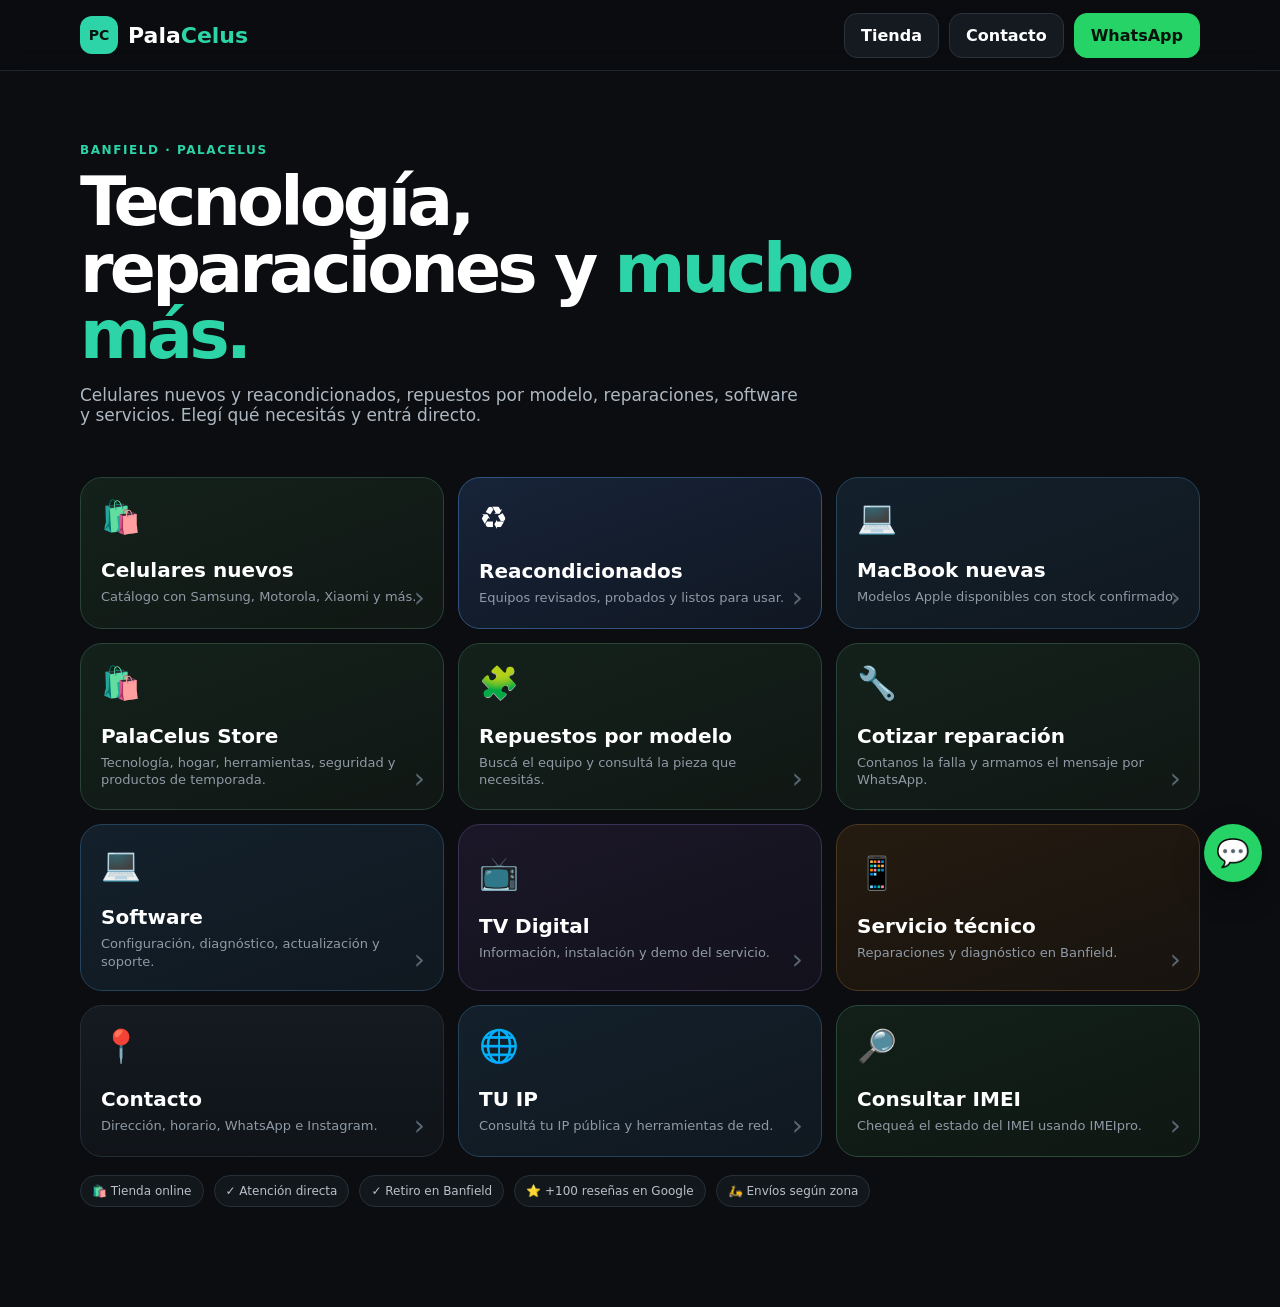
<file: index.html>
<!doctype html>
<html lang="es-AR">
<head>
  <meta charset="utf-8">
  <meta name="viewport" content="width=device-width,initial-scale=1,viewport-fit=cover">
  <meta name="theme-color" content="#0b0d10">
  <meta name="description" content="PalaCelus — celulares, tecnología, tienda, servicio técnico, repuestos, software y TV digital en Banfield.">
  <title>PalaCelus — Tecnología, servicio técnico y tienda</title>
  <link rel="manifest" href="/manifest-v2.webmanifest">
  <link rel="icon" href="/pwa-ok-192.png" type="image/png">
  <link rel="apple-touch-icon" href="/pwa-ok-192.png">
  <style>
    *{box-sizing:border-box}html{scroll-behavior:smooth}body{margin:0;background:#0b0d10;color:#fff;font-family:Inter,system-ui,-apple-system,Segoe UI,Roboto,Arial,sans-serif}a{text-decoration:none;color:inherit}button,input,select,textarea{font:inherit}.container{width:min(1120px,calc(100% - 32px));margin:auto}.topbar{position:sticky;top:0;z-index:50;background:rgba(11,13,16,.92);backdrop-filter:blur(12px);border-bottom:1px solid #20262d}.topbar-inner{height:70px;display:flex;align-items:center;gap:14px}.brand{display:flex;align-items:center;gap:10px;font-weight:900;font-size:22px}.brand-mark{width:38px;height:38px;border-radius:12px;display:grid;place-items:center;background:#2dd4a7;color:#07130f;font-size:14px}.brand span span{color:#2dd4a7}.top-actions{margin-left:auto;display:flex;gap:10px}.btn{display:inline-flex;align-items:center;justify-content:center;gap:8px;border:1px solid #2a333d;border-radius:13px;padding:12px 16px;font-weight:800;cursor:pointer;background:#151a20;color:#fff}.btn.primary{background:#2dd4a7;border-color:#2dd4a7;color:#06130f}.btn.whatsapp{background:#25d366;border-color:#25d366;color:#06130a}.btn.disabled{opacity:.55;cursor:not-allowed}.hero{padding:44px 0 24px}.eyebrow{font-size:12px;font-weight:900;letter-spacing:.13em;color:#2dd4a7;margin-bottom:12px}.hero h1{font-size:clamp(36px,7vw,68px);line-height:.98;letter-spacing:-.055em;margin:0 0 16px;max-width:850px}.hero h1 span{color:#2dd4a7}.hero p{color:#aeb8c2;font-size:17px;max-width:720px;margin:0}.quick-grid{display:grid;grid-template-columns:repeat(3,1fr);gap:14px;margin:28px 0 18px}.quick-card{position:relative;min-height:152px;padding:20px;border-radius:22px;border:1px solid #242d36;background:linear-gradient(180deg,#141a20,#101419);cursor:pointer;transition:.18s transform,.18s border-color;overflow:hidden;text-align:left;color:#fff}.quick-card:hover{transform:translateY(-2px);border-color:#3a4652}.quick-card .icon{font-size:32px;margin-bottom:22px}.quick-card h3{margin:0 0 6px;font-size:20px}.quick-card p{margin:0;color:#8f9aa6;font-size:13px;line-height:1.35}.quick-card:after{content:'›';position:absolute;right:18px;bottom:14px;font-size:28px;color:#596673}.quick-card.green{background:linear-gradient(160deg,#14211b,#101714);border-color:#274436}.quick-card.blue{background:linear-gradient(160deg,#13202b,#101820);border-color:#25435a}.quick-card.purple{background:linear-gradient(160deg,#1b1728,#13111c);border-color:#3b3155}.quick-card.orange{background:linear-gradient(160deg,#251b10,#17130f);border-color:#4d3820}.status-row{display:flex;gap:10px;flex-wrap:wrap;margin:10px 0 30px}.pill{border:1px solid #273039;background:#12171c;border-radius:999px;padding:8px 11px;font-size:12px;color:#b8c0c8}.panel{display:none;padding:28px 0 70px}.panel.active{display:block}.panel-head{display:flex;align-items:flex-end;justify-content:space-between;gap:18px;margin-bottom:22px}.panel-head h2{margin:0;font-size:clamp(30px,5vw,46px);letter-spacing:-.04em}.panel-head p{margin:7px 0 0;color:#9ba6b1}.back{background:#151a20;border:1px solid #2a333d;color:#fff;border-radius:12px;padding:10px 13px;cursor:pointer;font-weight:800}.controls{display:grid;grid-template-columns:1fr 220px;gap:12px;margin-bottom:18px}.controls input,.controls select,.form input,.form select,.form textarea{width:100%;background:#10151a;color:#fff;border:1px solid #2b353f;border-radius:13px;padding:13px 14px;outline:none}.controls input:focus,.controls select:focus,.form input:focus,.form select:focus,.form textarea:focus{border-color:#2dd4a7}.product-grid{display:grid;grid-template-columns:repeat(3,1fr);gap:14px}.product-card{background:#12171c;border:1px solid #252e37;border-radius:20px;overflow:hidden}.product-visual{height:92px;display:grid;place-items:center;background:#0f1317;font-size:36px}.product-body{padding:16px}.product-meta{display:flex;justify-content:space-between;gap:8px;font-size:11px;color:#84909c}.badge{background:#1d2822;color:#7ee2b9;border-radius:999px;padding:5px 8px}.product-card h3{margin:12px 0 5px}.product-card p{margin:0;color:#aab4be}.price{margin:14px 0;font-weight:900}.empty-state{padding:36px;text-align:center;border:1px dashed #2e3943;border-radius:18px}.hidden{display:none}.form-card,.info-card{background:#12171c;border:1px solid #252e37;border-radius:22px;padding:22px}.form{display:grid;grid-template-columns:1fr 1fr;gap:13px}.form label{display:grid;gap:7px;font-size:13px;color:#c7d0d9}.form .full{grid-column:1/-1}.form textarea{min-height:96px;resize:vertical}.form .submit{grid-column:1/-1}.service-grid{display:grid;grid-template-columns:repeat(2,1fr);gap:14px}.service-card{background:#12171c;border:1px solid #252e37;border-radius:20px;padding:20px}.service-card .icon{font-size:30px}.service-card h3{margin:12px 0 7px}.service-card p{margin:0;color:#98a3ae;line-height:1.45}.download-section{margin-top:28px;padding-top:26px;border-top:1px solid #252e37}.download-section h3{margin:0 0 6px;font-size:25px}.download-section>p{margin:0 0 14px;color:#98a3ae}.download-card{display:flex;align-items:center;justify-content:space-between;gap:18px;background:#12171c;border:1px solid #252e37;border-radius:20px;padding:18px 20px}.download-links{display:flex;flex-wrap:wrap;gap:12px;margin-top:14px}.download-links .btn{flex:1 1 200px}.download-info{display:flex;align-items:center;gap:14px}.download-icon{width:48px;height:48px;border-radius:14px;display:grid;place-items:center;background:#151f26;font-size:25px}.download-card h4{margin:0 0 5px;font-size:18px}.download-card p{margin:0;color:#8f9aa6;font-size:13px}.apps-section{margin-top:28px;padding-top:26px;border-top:1px solid #252e37}.apps-section h3{margin:0 0 6px;font-size:25px}.apps-section>p{margin:0 0 18px;color:#98a3ae;line-height:1.45}.app-group{margin-top:22px}.app-group-head{display:flex;align-items:center;justify-content:space-between;gap:10px;margin-bottom:10px}.app-group-head h4{margin:0;font-size:17px}.app-group-head span{font-size:11px;color:#76828e}.app-grid{display:grid;grid-template-columns:repeat(4,1fr);gap:10px}.app-card{min-height:116px;background:#11171c;border:1px solid #26313a;border-radius:17px;padding:15px;display:flex;flex-direction:column;justify-content:space-between;gap:13px;transition:.18s transform,.18s border-color}.app-card:hover{transform:translateY(-2px);border-color:#3b4b58}.app-card-top{display:flex;align-items:center;gap:10px}.app-icon{width:40px;height:40px;border-radius:12px;background:#182129;display:grid;place-items:center;font-size:21px;flex:0 0 auto}.app-card strong{font-size:14px;line-height:1.2}.app-card small{display:block;color:#7f8b96;font-size:11px;margin-top:3px}.app-action{font-size:11px;font-weight:900;color:#2dd4a7;letter-spacing:.04em}.app-note{margin-top:14px;background:#0f151a;border:1px solid #24303a;border-radius:14px;padding:12px 14px;color:#8996a2;font-size:12px;line-height:1.45}.tv-wrap{display:grid;grid-template-columns:1.1fr .9fr;gap:16px}.price-big{font-size:42px;font-weight:900;margin:12px 0}.code-box{background:#0e1216;border:1px solid #2a333d;border-radius:16px;padding:16px;margin-top:14px}.code-box strong{font-size:28px}.contact-grid{display:grid;grid-template-columns:repeat(3,1fr);gap:14px}.contact-card{background:#12171c;border:1px solid #252e37;border-radius:20px;padding:20px}.contact-card h3{margin:8px 0}.contact-card p{margin:0;color:#9ba6b1}.bottom-nav{display:none}.wa-float{position:fixed;right:18px;bottom:18px;width:58px;height:58px;border-radius:50%;display:grid;place-items:center;background:#25d366;color:#06130a;font-size:27px;box-shadow:0 12px 30px rgba(0,0,0,.35);z-index:60}
    @media(max-width:820px){.quick-grid{grid-template-columns:repeat(2,1fr)}.product-grid{grid-template-columns:repeat(2,1fr)}.app-grid{grid-template-columns:repeat(3,1fr)}.tv-wrap,.contact-grid{grid-template-columns:1fr}.top-actions .btn:not(.whatsapp){display:none}.panel{padding-bottom:100px}.bottom-nav{display:grid;position:fixed;left:10px;right:10px;bottom:10px;z-index:55;grid-template-columns:repeat(4,1fr);gap:6px;background:rgba(15,19,23,.95);backdrop-filter:blur(12px);border:1px solid #26313a;border-radius:18px;padding:7px}.bottom-nav button{border:0;background:transparent;color:#b7c0c8;border-radius:12px;padding:9px 5px;font-size:11px;font-weight:800}.bottom-nav button span{display:block;font-size:20px;margin-bottom:3px}.wa-float{bottom:86px}}
    @media(max-width:560px){.container{width:min(100% - 22px,1120px)}.hero{padding-top:30px}.hero h1{font-size:40px}.quick-grid{grid-template-columns:1fr 1fr;gap:10px}.quick-card{min-height:138px;padding:16px}.quick-card .icon{margin-bottom:16px}.quick-card h3{font-size:17px}.controls{grid-template-columns:1fr}.product-grid,.service-grid{grid-template-columns:1fr}.app-grid{grid-template-columns:1fr 1fr}.form{grid-template-columns:1fr}.form .full,.form .submit{grid-column:1}.panel-head{align-items:flex-start;flex-direction:column}.topbar-inner{height:64px}.top-actions .whatsapp{padding:10px 12px}.download-card{align-items:stretch;flex-direction:column}.download-card .btn{width:100%}.app-card{min-height:108px;padding:13px}.app-icon{width:36px;height:36px;font-size:19px}}
  </style>
</head>
<body>
  <header class="topbar"><div class="container topbar-inner"><a class="brand" href="#" data-go="home"><span class="brand-mark">PC</span><span>Pala<span>Celus</span></span></a><div class="top-actions"><a class="btn" href="/store.html?v=1">Tienda</a><button class="btn" data-go="contacto">Contacto</button><a class="btn whatsapp" href="https://wa.me/5491164676844?text=Hola%20PalaCelus%2C%20quiero%20hacer%20una%20consulta" target="_blank" rel="noopener">WhatsApp</a></div></div></header>

  <main>
    <section id="home" class="panel active"><div class="container">
      <div class="hero"><div class="eyebrow">BANFIELD · PALACELUS</div><h1>Tecnología, reparaciones y <span>mucho más.</span></h1><p>Celulares nuevos, tienda, repuestos, reparaciones, software y servicios. Elegí qué necesitás y entrá directo.</p></div>
      <div class="quick-grid">
        <a class="quick-card green" href="/store.html?v=1"><div class="icon">🛍️</div><h3>PalaCelus Store</h3><p>Tecnología, hogar, herramientas, seguridad y productos de temporada.</p></a>
        <button class="quick-card green" data-go="repuestos"><div class="icon">🧩</div><h3>Repuestos</h3><p>Buscá por marca, modelo o tipo de repuesto.</p></button>
        <button class="quick-card green" data-go="cotizar"><div class="icon">🔧</div><h3>Cotizar reparación</h3><p>Contanos la falla y armamos el mensaje por WhatsApp.</p></button>
        <button class="quick-card blue" data-go="software"><div class="icon">💻</div><h3>Software</h3><p>Configuración, diagnóstico, actualización y soporte.</p></button>
        <button class="quick-card purple" data-go="tv"><div class="icon">📺</div><h3>TV Digital</h3><p>Información, instalación y demo del servicio.</p></button>
        <button class="quick-card orange" data-go="servicios"><div class="icon">📱</div><h3>Servicio técnico</h3><p>Reparaciones y diagnóstico en Banfield.</p></button>
        <button class="quick-card" data-go="contacto"><div class="icon">📍</div><h3>Contacto</h3><p>Dirección, horario, WhatsApp e Instagram.</p></button>
        <button class="quick-card blue" data-go="tu-ip"><div class="icon">🌐</div><h3>TU IP</h3><p>Consultá tu IP pública y herramientas de red.</p></button>
      </div>
      <div class="status-row"><span class="pill">🛍️ Tienda online</span><span class="pill">✓ Atención directa</span><span class="pill">✓ Retiro en Banfield</span><span class="pill">⭐ +100 reseñas en Google</span><span class="pill">🛵 Envíos según zona</span></div>
    </div></section>

    <section id="repuestos" class="panel"><div class="container"><div class="panel-head"><div><div class="eyebrow">CATÁLOGO</div><h2>Repuestos</h2><p>Buscá por marca, modelo o repuesto.</p></div><button class="back" data-go="home">← Inicio</button></div><div class="controls"><input id="searchInput" type="search" placeholder="Ej: A32, iPhone 11, cámara, batería..."><select id="brandFilter"><option value="all">Todas las marcas</option><option>Samsung</option><option>Apple</option><option>Motorola</option><option>Xiaomi</option></select></div><div id="productGrid" class="product-grid"></div><div id="emptyState" class="empty-state hidden"><h3>No encontramos coincidencias</h3><p>Escribinos y te confirmamos disponibilidad.</p><a class="btn primary" href="https://wa.me/5491164676844?text=Hola%20PalaCelus%2C%20busco%20un%20repuesto" target="_blank" rel="noopener">Consultar por WhatsApp</a></div></div></section>

    <section id="cotizar" class="panel"><div class="container"><div class="panel-head"><div><div class="eyebrow">COTIZACIÓN</div><h2>Cotizá tu reparación</h2><p>Completá los datos y te abrimos WhatsApp con el mensaje listo.</p></div><button class="back" data-go="home">← Inicio</button></div><div class="form-card"><form id="repairQuoteForm" class="form"><label>Marca<select id="repairBrand" required><option value="">Elegí una marca</option><option>Apple / iPhone</option><option>Samsung</option><option>Motorola</option><option>Xiaomi</option><option>Redmi</option><option>POCO</option><option>Huawei</option><option>Honor</option><option>Realme</option><option>OPPO</option><option>OnePlus</option><option>Google Pixel</option><option>TCL</option><option>ZTE</option><option>Nokia</option><option>Alcatel</option><option>Vivo</option><option>Tecno</option><option>Infinix</option><option>OTRO</option></select></label><label>Modelo<input id="repairModel" required placeholder="Ej: A54, iPhone 13, G54..."></label><label class="full">Problema<select id="repairIssue" required><option value="">Elegí una opción</option><option>Pantalla / módulo roto</option><option>No da imagen / táctil no responde</option><option>Batería dura poco</option><option>No carga / pin de carga</option><option>No enciende</option><option>Cámara</option><option>Audio / micrófono / parlante</option><option>Se mojó</option><option>Software / sistema</option><option>No sé / Necesito diagnóstico</option><option>Otro</option></select></label><label class="full">Detalle<textarea id="repairDetail" placeholder="Contanos algo más si querés..."></textarea></label><button class="btn primary submit" type="submit">Enviar consulta por WhatsApp</button></form></div></div></section>

    <section id="software" class="panel"><div class="container"><div class="panel-head"><div><div class="eyebrow">SOFTWARE</div><h2>Servicios de software</h2><p>Configuración y asistencia técnica sobre equipos propios.</p></div><button class="back" data-go="home">← Inicio</button></div><div class="service-grid"><div class="service-card"><div class="icon">🔄</div><h3>Restauración y sistema</h3><p>Reinstalación, puesta a punto y recuperación del sistema cuando corresponde.</p></div><div class="service-card"><div class="icon">⬆️</div><h3>Actualización y configuración</h3><p>Actualizaciones, cuentas, copias y configuración inicial.</p></div><div class="service-card"><div class="icon">🔁</div><h3>Migración de datos</h3><p>Pasaje de información entre equipos compatibles.</p></div><div class="service-card"><div class="icon">🧪</div><h3>Diagnóstico</h3><p>Revisión de fallas de software y comportamiento general.</p></div></div>

      <div class="apps-section">
        <div class="eyebrow">HERRAMIENTAS ANDROID</div>
        <h3>Aplicaciones y accesos directos</h3>
        <p>Atajos propios de PalaCelus para abrir funciones del teléfono o ir directo a aplicaciones útiles, sin pasar por páginas de terceros.</p>

        <div class="app-group">
          <div class="app-group-head"><h4>Generales</h4><span>Android</span></div>
          <div class="app-grid">
            <a class="app-card" href="intent://#Intent;action=android.settings.SETTINGS;end"><div class="app-card-top"><div class="app-icon">⚙️</div><div><strong>Ajustes</strong><small>Configuración del sistema</small></div></div><div class="app-action">ABRIR →</div></a>
            <a class="app-card" href="tel:"><div class="app-card-top"><div class="app-icon">📞</div><div><strong>Teléfono</strong><small>Abrir marcador</small></div></div><div class="app-action">ABRIR →</div></a>
            <a class="app-card" href="intent://#Intent;action=android.settings.ACCESSIBILITY_SETTINGS;end"><div class="app-card-top"><div class="app-icon">♿</div><div><strong>Accesibilidad</strong><small>Ajustes de accesibilidad</small></div></div><div class="app-action">ABRIR →</div></a>
            <a class="app-card" href="intent://#Intent;action=android.settings.SECURITY_SETTINGS;end"><div class="app-card-top"><div class="app-icon">🔐</div><div><strong>Seguridad</strong><small>Bloqueo y seguridad</small></div></div><div class="app-action">ABRIR →</div></a>
            <a class="app-card" href="intent://www.google.com/#Intent;scheme=https;package=com.google.android.googlequicksearchbox;S.browser_fallback_url=https%3A%2F%2Fwww.google.com%2F;end"><div class="app-card-top"><div class="app-icon">G</div><div><strong>Google</strong><small>App de Google</small></div></div><div class="app-action">ABRIR →</div></a>
            <a class="app-card" href="intent://maps.google.com/#Intent;scheme=https;package=com.google.android.apps.maps;S.browser_fallback_url=https%3A%2F%2Fmaps.google.com%2F;end"><div class="app-card-top"><div class="app-icon">🗺️</div><div><strong>Maps</strong><small>Google Maps</small></div></div><div class="app-action">ABRIR →</div></a>
            <a class="app-card" href="https://play.google.com/store/apps" target="_blank" rel="noopener noreferrer"><div class="app-card-top"><div class="app-icon">▶️</div><div><strong>Play Store</strong><small>Aplicaciones Android</small></div></div><div class="app-action">ABRIR →</div></a>
            <a class="app-card" href="https://play.google.com/store/apps/details?id=de.szalkowski.activitylauncher" target="_blank" rel="noopener noreferrer"><div class="app-card-top"><div class="app-icon">🚀</div><div><strong>Activity Launcher</strong><small>Google Play</small></div></div><div class="app-action">VER APP →</div></a>
          </div>
        </div>

        <div class="app-group">
          <div class="app-group-head"><h4>Samsung</h4><span>Galaxy</span></div>
          <div class="app-grid">
            <a class="app-card" href="samsungapps://MainPage/"><div class="app-card-top"><div class="app-icon">🛍️</div><div><strong>Galaxy Store</strong><small>Tienda Samsung</small></div></div><div class="app-action">ABRIR →</div></a>
            <a class="app-card" href="intent://#Intent;package=com.sec.android.app.myfiles;end"><div class="app-card-top"><div class="app-icon">📁</div><div><strong>Mis Archivos</strong><small>Administrador de archivos</small></div></div><div class="app-action">ABRIR →</div></a>
            <a class="app-card" href="https://play.google.com/store/apps/details?id=com.samsung.android.voc" target="_blank" rel="noopener noreferrer"><div class="app-card-top"><div class="app-icon">S</div><div><strong>Samsung Members</strong><small>Soporte Samsung</small></div></div><div class="app-action">VER APP →</div></a>
          </div>
        </div>

        <div class="app-group">
          <div class="app-group-head"><h4>Xiaomi</h4><span>MIUI / HyperOS</span></div>
          <div class="app-grid">
            <a class="app-card" href="https://play.google.com/store/apps/details?id=com.xiaomi.midrop" target="_blank" rel="noopener noreferrer"><div class="app-card-top"><div class="app-icon">🟠</div><div><strong>ShareMe</strong><small>Transferencia de archivos</small></div></div><div class="app-action">VER APP →</div></a>
            <a class="app-card" href="intent://#Intent;package=com.xiaomi.mipicks;end"><div class="app-card-top"><div class="app-icon">🛒</div><div><strong>GetApps</strong><small>Tienda Xiaomi</small></div></div><div class="app-action">ABRIR →</div></a>
            <a class="app-card" href="intent://#Intent;package=com.miui.securitycenter;end"><div class="app-card-top"><div class="app-icon">🛡️</div><div><strong>Seguridad Xiaomi</strong><small>Centro de seguridad</small></div></div><div class="app-action">ABRIR →</div></a>
          </div>
        </div>

        <div class="app-group">
          <div class="app-group-head"><h4>Motorola</h4><span>Moto</span></div>
          <div class="app-grid">
            <a class="app-card" href="https://play.google.com/store/apps/details?id=com.motorola.moto" target="_blank" rel="noopener noreferrer"><div class="app-card-top"><div class="app-icon">Ⓜ️</div><div><strong>Moto</strong><small>Funciones Motorola</small></div></div><div class="app-action">VER APP →</div></a>
            <a class="app-card" href="https://play.google.com/store/apps/details?id=com.motorola.securityhub" target="_blank" rel="noopener noreferrer"><div class="app-card-top"><div class="app-icon">🔒</div><div><strong>Moto Secure</strong><small>Seguridad y privacidad</small></div></div><div class="app-action">VER APP →</div></a>
            <a class="app-card" href="https://www.motorola.com/es/es/motoverse/hello-you" target="_blank" rel="noopener noreferrer"><div class="app-card-top"><div class="app-icon">👋</div><div><strong>Hello You</strong><small>Soporte Motorola</small></div></div><div class="app-action">ABRIR →</div></a>
          </div>
        </div>

        <div class="app-note">📱 Los accesos directos funcionan mejor desde Chrome en Android. Algunos menús o aplicaciones pueden variar según marca, modelo y versión del sistema.</div>
      </div>

      <div class="download-section"><div class="eyebrow">HERRAMIENTAS</div><h3>Centro de Descargas</h3><p>Archivos y utilidades de PalaCelus para tenerlos siempre a mano.</p><div class="download-card"><div class="download-info"><div class="download-icon">🗂️</div><div><h4>PalaCelus Remotos</h4><p>Paquete de herramientas de acceso remoto · RAR · 34,1 MB</p></div></div><a class="btn primary" href="https://github.com/palacelus/palacelus-web/releases/download/remotos-v1/PalaCelus-Remotos.rar" download="PalaCelus-Remotos.rar">⬇ Descargar RAR</a></div><div class="download-card" style="margin-top:12px"><div class="download-info"><div class="download-icon">🛠️</div><div><h4>METAMODE</h4><p>Guerra Meta 2.0.4 · Herramienta técnica · RAR · 2,2 MB</p></div></div><a class="btn disabled" id="metamodeDownload" aria-disabled="true" tabindex="-1">⏳ Pendiente de publicación</a></div><script>(async function(){const button=document.getElementById('metamodeDownload');if(!button)return;try{const response=await fetch('https://api.github.com/repos/palacelus/palacelus-web/releases/tags/metamode-v1');if(!response.ok)return;const release=await response.json();const asset=(release.assets||[]).find(a=>a.name==='METAMODE.rar'&&a.state==='uploaded');if(!asset)return;button.href=asset.browser_download_url;button.setAttribute('download','METAMODE.rar');button.classList.remove('disabled');button.removeAttribute('aria-disabled');button.removeAttribute('tabindex');button.textContent='⬇ Descargar METAMODE';}catch(e){}})();</script><div class="download-links" aria-label="Descargas y herramientas externas"><a class="btn" href="https://androidfilehost.com/?fid=4349826312261725872" target="_blank" rel="noopener noreferrer">REDIRECTOR 1.9.7 ↗</a><a class="btn" href="https://www.incentivespro.com/downloads/usb-redirector-customer-module.exe" target="_blank" rel="noopener noreferrer">REDIRECTOR 2.5 ↗</a></div></div><div style="margin-top:16px"><a class="btn primary" href="https://wa.me/5491164676844?text=Hola%20PalaCelus%2C%20quiero%20consultar%20por%20un%20servicio%20de%20software" target="_blank" rel="noopener">Consultar por WhatsApp</a></div></div></section>

    <section id="tv" class="panel"><div class="container"><div class="panel-head"><div><div class="eyebrow">PALACELUS TV</div><h2>TV Digital</h2><p>Información, instalación y demo del servicio.</p></div><button class="back" data-go="home">← Inicio</button></div><div class="tv-wrap"><div class="info-card"><h3>📺 PalaCelus TV</h3><p style="color:#9ba6b1">Consultanos por disponibilidad, dispositivos compatibles y condiciones del servicio.</p><div class="price-big">$9.999,99 <small style="font-size:14px;color:#8e99a4">/ mes</small></div><div class="code-box" style="border-color:#f59e0b;background:#291b0a"><small style="color:#fbbf24">Código Downloader</small><br><strong>6590043</strong><div style="margin-top:12px"><a class="btn" style="background:#f59e0b;border-color:#f59e0b;color:#1c1204" href="https://aftv.news/6590043" target="_blank" rel="noopener noreferrer">📥 Abrir descarga ↗</a></div></div></div><div class="form-card"><h3>Pedí una demo</h3><form id="tvDemoForm" class="form" style="margin-top:14px"><label class="full">Nombre<input id="tvName" required placeholder="Tu nombre"></label><label class="full">Dispositivo<select id="tvDevice" required><option value="">Elegí una opción</option><option>Android TV / TV Box</option><option>Smart TV</option><option>Celular / Tablet</option><option>Otro</option></select></label><button class="btn primary submit" type="submit">Pedir demo por WhatsApp</button></form></div></div></div></section>

    <section id="servicios" class="panel"><div class="container"><div class="panel-head"><div><div class="eyebrow">SERVICIO TÉCNICO</div><h2>Reparación de celulares</h2><p>Diagnóstico y reparación en Banfield.</p></div><button class="back" data-go="home">← Inicio</button></div><div class="service-grid"><div class="service-card"><div class="icon">🖥️</div><h3>Pantallas y módulos</h3><p>Cambio de módulo y revisión de fallas de imagen o táctil.</p></div><div class="service-card"><div class="icon">🔋</div><h3>Baterías</h3><p>Diagnóstico de autonomía, carga y reemplazo cuando corresponde.</p></div><div class="service-card"><div class="icon">🔌</div><h3>Carga y conectores</h3><p>Revisión de pin de carga, conectores y problemas de alimentación.</p></div><div class="service-card"><div class="icon">🔬</div><h3>Diagnóstico</h3><p>Revisión general para identificar la falla antes de presupuestar.</p></div></div><div style="margin-top:16px"><button class="btn primary" data-go="cotizar">Cotizar reparación</button></div></div></section>

    <section id="contacto" class="panel"><div class="container"><div class="panel-head"><div><div class="eyebrow">CONTACTO</div><h2>Hablemos</h2><p>Atención directa en Banfield.</p></div><button class="back" data-go="home">← Inicio</button></div><div class="contact-grid"><div class="contact-card"><div>📍</div><h3>Dirección</h3><p>Solar 35, entre Lynch y Capitán Rojas, Banfield.</p></div><div class="contact-card"><div>🕒</div><h3>Horario</h3><p>Lunes a viernes de 10:00 a 18:00.</p></div><div class="contact-card"><div>💬</div><h3>WhatsApp</h3><p>11 6467 6844<br>Instagram: @PalaCelus</p></div></div><div style="display:flex;gap:10px;flex-wrap:wrap;margin-top:16px"><a class="btn whatsapp" href="https://wa.me/5491164676844?text=Hola%20PalaCelus%2C%20quiero%20hacer%20una%20consulta" target="_blank" rel="noopener">Abrir WhatsApp</a><a class="btn" href="https://share.google/cJlCov9rjp5xGGMMA" target="_blank" rel="noopener">⭐ Ver reseñas en Google</a></div></div></section>
    <section id="tu-ip" class="panel"><div class="container"><div class="panel-head"><div><div class="eyebrow">HERRAMIENTAS DE RED</div><h2>TU IP</h2><p>Consultá tu IP pública mediante ping.eu, dentro de PalaCelus.</p></div><button class="back" data-go="home">← Inicio</button></div><div style="background:#fff;border:1px solid #2b353f;border-radius:20px;overflow:hidden"><iframe src="https://ping.eu/" title="Tu IP pública y herramientas de red de ping.eu" loading="lazy" referrerpolicy="no-referrer" style="display:block;width:100%;height:780px;border:0;background:#fff"></iframe></div><p style="color:#9ba6b1;font-size:13px">Servicio externo: ping.eu. Si no carga, <a href="https://ping.eu/" target="_blank" rel="noopener noreferrer" style="color:#2dd4a7;text-decoration:underline">abrilo en otra pestaña</a>.</p></div></section>
  </main>

  <nav class="bottom-nav"><button data-go="home"><span>⌂</span>Inicio</button><button data-go="repuestos"><span>🧩</span>Repuestos</button><button data-go="cotizar"><span>🔧</span>Cotizar</button><button data-go="contacto"><span>💬</span>Contacto</button></nav>
  <a class="wa-float" href="https://wa.me/5491164676844?text=Hola%20PalaCelus%2C%20quiero%20hacer%20una%20consulta" target="_blank" rel="noopener" aria-label="WhatsApp">💬</a>
  <script src="/script.js?v=20"></script>
  <script>
    (()=>{
      const card=document.getElementById('frp-xiaomi-feature');
      if(!card)return;

      const style=document.createElement('style');
      style.textContent=`
        #frp-xiaomi-feature{border-color:#6a3719!important;background:radial-gradient(circle at 100% 0,rgba(249,115,22,.18),transparent 38%),linear-gradient(145deg,#1b140f,#111315 64%)!important}
        #frp-xiaomi-feature:after{content:'FRP'!important;font-size:110px!important;color:rgba(249,115,22,.06)!important;right:-10px!important}
        #frp-xiaomi-feature .frp-xiaomi-logo{background:#f97316!important;color:#fff!important;font-size:13px!important}
        #frp-xiaomi-feature .frp-xiaomi-actions{display:grid!important;grid-template-columns:repeat(2,minmax(0,1fr));gap:10px!important;align-items:stretch!important}
        #frp-xiaomi-feature .frp-xiaomi-actions .btn{width:100%;min-height:54px;padding:13px 10px;font-size:13px;letter-spacing:.01em;border-radius:14px!important;color:#fff!important;box-shadow:0 10px 26px rgba(0,0,0,.18)}
        #frp-xiaomi-feature .frp-xiaomi-note{grid-column:1/-1;text-align:center;margin-top:1px}
        #frp-xiaomi-feature .frp-xiaomi-btn{background:linear-gradient(135deg,#f97316,#dd6b12)!important;border-color:#fb923c!important}
        #frp-zte-btn{background:linear-gradient(135deg,#ef4444,#991b1b)!important;border-color:#f87171!important}
        #frp-samsung-btn{background:linear-gradient(135deg,#1e5eff,#153fb4)!important;border-color:#4b80ff!important}
        #frp-motorola-btn{background:linear-gradient(135deg,#2c3138,#12161c)!important;border-color:#434b55!important}
        #frp-iphone-btn{grid-column:1/-1;background:linear-gradient(135deg,#1f2937,#090d12)!important;border-color:#64748b!important;color:#f8fafc!important;box-shadow:0 10px 28px rgba(0,0,0,.38),inset 0 1px 0 rgba(255,255,255,.08)!important;font-size:14px!important;letter-spacing:.02em!important}
        #frp-xiaomi-feature .frp-xiaomi-actions .btn:hover{filter:brightness(1.07);transform:translateY(-1px)}
        @media(max-width:390px){#frp-xiaomi-feature .frp-xiaomi-actions{grid-template-columns:1fr!important}#frp-iphone-btn{grid-column:1!important}}
      `;
      document.head.appendChild(style);

      const title=card.querySelector('.frp-xiaomi-top h3');
      const logo=card.querySelector('.frp-xiaomi-logo');
      const text=card.querySelector('p');
      const pills=card.querySelector('.frp-xiaomi-pills');
      const actions=card.querySelector('.frp-xiaomi-actions');
      const xiaomi=card.querySelector('.frp-xiaomi-btn');
      const note=card.querySelector('.frp-xiaomi-note');

      if(title)title.textContent='FRP MULTIMARCA';
      if(logo)logo.textContent='FRP';
      if(text)text.innerHTML='¿Tenés un equipo con bloqueo FRP? Consultanos la <strong>marca, modelo y versión de Android</strong> y te confirmamos compatibilidad, valor y modalidad antes de comenzar.';
      if(pills)pills.innerHTML='<span>⚡ Atención remota</span><span>📱 Xiaomi · ZTE · Samsung · Motorola · iPhone</span><span>💬 Respuesta por WhatsApp</span>';
      if(!actions||!xiaomi)return;

      xiaomi.textContent='🟠 FRP XIAOMI';

      const makeBtn=(id,label,href)=>{
        let btn=document.getElementById(id);
        if(!btn){
          btn=document.createElement('a');
          btn.id=id;
          btn.className='btn';
          actions.insertBefore(btn,note||null);
        }
        btn.href=href;
        btn.target='_blank';
        btn.rel='noopener';
        btn.textContent=label;
        return btn;
      };

      makeBtn('frp-zte-btn','🔴 FRP ZTE','https://wa.me/5491164676844?text=Hola%20PalaCelus%2C%20quiero%20consultar%20por%20FRP%20ZTE.%0AModelo%3A%20____%0AVersi%C3%B3n%20de%20Android%3A%20____');
      makeBtn('frp-samsung-btn','🔷 FRP SAMSUNG','https://wa.me/5491164676844?text=Hola%20PalaCelus%2C%20quiero%20consultar%20por%20FRP%20Samsung.%0AModelo%3A%20____%0AVersi%C3%B3n%20de%20Android%3A%20____');
      makeBtn('frp-motorola-btn','⚫ FRP MOTOROLA','https://wa.me/5491164676844?text=Hola%20PalaCelus%2C%20quiero%20consultar%20por%20FRP%20Motorola.%0AModelo%3A%20____%0AVersi%C3%B3n%20de%20Android%3A%20____');
      makeBtn('frp-iphone-btn','🍎 BYPASS IPHONE','https://wa.me/5491164676844?text=Hola%20PalaCelus%2C%20quiero%20consultar%20por%20un%20servicio%20para%20iPhone%20propio%20o%20autorizado.%0AModelo%3A%20____%0AVersi%C3%B3n%20de%20iOS%3A%20____%0AEstado%20del%20equipo%3A%20____');
      if(note)note.textContent='Servicios sujetos a compatibilidad. Solo sobre equipos propios o con autorización del titular.';
    })();
  </script>
</body>
</html>
</file>
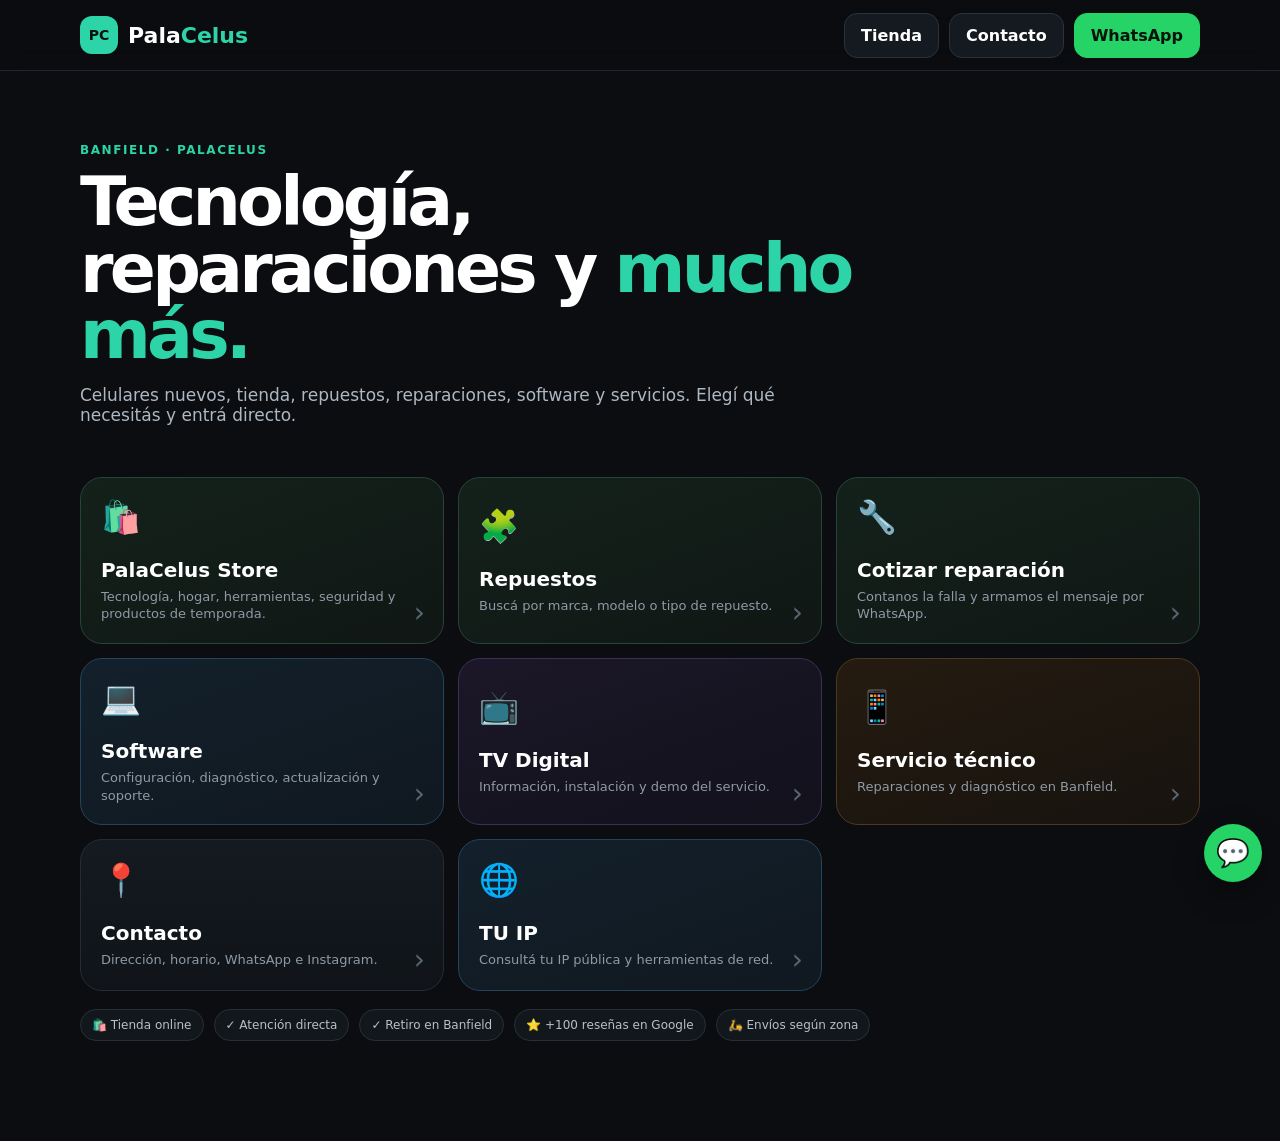
<file: actualizar.html>
<!doctype html>
<html lang="es-AR">
<head>
<meta charset="utf-8">
<meta name="viewport" content="width=device-width,initial-scale=1,viewport-fit=cover">
<meta name="theme-color" content="#0b0d10">
<title>Actualizar PalaCelus</title>
<style>
*{box-sizing:border-box}body{margin:0;min-height:100vh;display:grid;place-items:center;background:#0b0d10;color:#fff;font-family:Inter,system-ui,-apple-system,Segoe UI,Roboto,Arial,sans-serif}.box{width:min(520px,calc(100% - 28px));background:#12171c;border:1px solid #29333d;border-radius:24px;padding:28px;text-align:center}.mark{width:62px;height:62px;margin:0 auto 16px;border-radius:18px;display:grid;place-items:center;background:#2dd4a7;color:#07130f;font-weight:950;font-size:18px}h1{margin:0 0 10px;font-size:32px}p{margin:0;color:#9da8b2;line-height:1.5}.bar{height:8px;background:#202932;border-radius:999px;overflow:hidden;margin:22px 0}.bar span{display:block;height:100%;width:0;background:#2dd4a7;animation:go 1.8s ease forwards}@keyframes go{to{width:100%}}.ok{font-size:13px;color:#75deb5;font-weight:800}
</style>
</head>
<body><div class="box"><div class="mark">PC</div><h1>Actualizando PalaCelus…</h1><p>Limpiando la versión anterior para cargar la tienda nueva.</p><div class="bar"><span></span></div><div id="status" class="ok">Preparando actualización…</div></div>
<script>
(async()=>{
 const status=document.getElementById('status');
 try{
   if('serviceWorker' in navigator){
     const regs=await navigator.serviceWorker.getRegistrations();
     await Promise.all(regs.map(r=>r.unregister()));
   }
   if('caches' in window){
     const keys=await caches.keys();
     await Promise.all(keys.map(k=>caches.delete(k)));
   }
   status.textContent='Listo. Abriendo la versión nueva…';
 }catch(e){status.textContent='Actualizando…';}
 setTimeout(()=>location.replace('/?fresh=20261019-store'),900);
})();
</script></body></html>
</file>
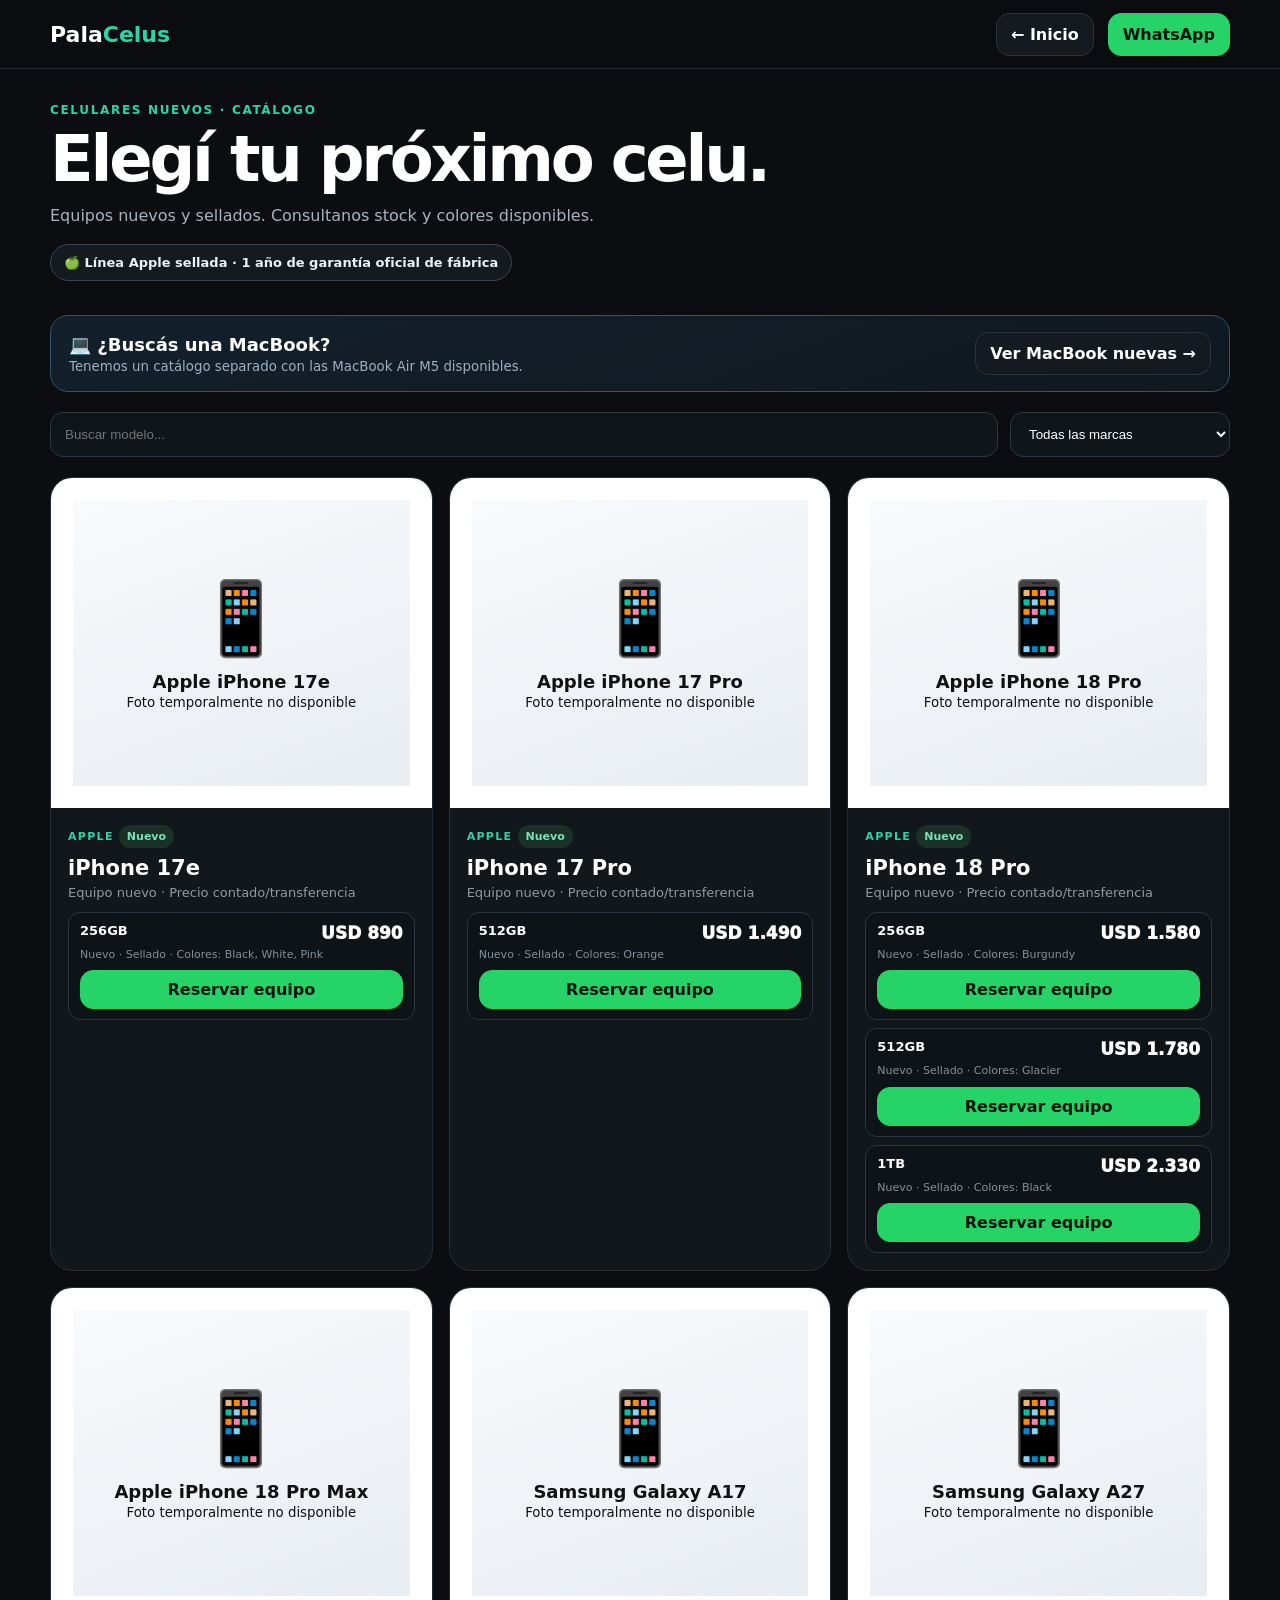
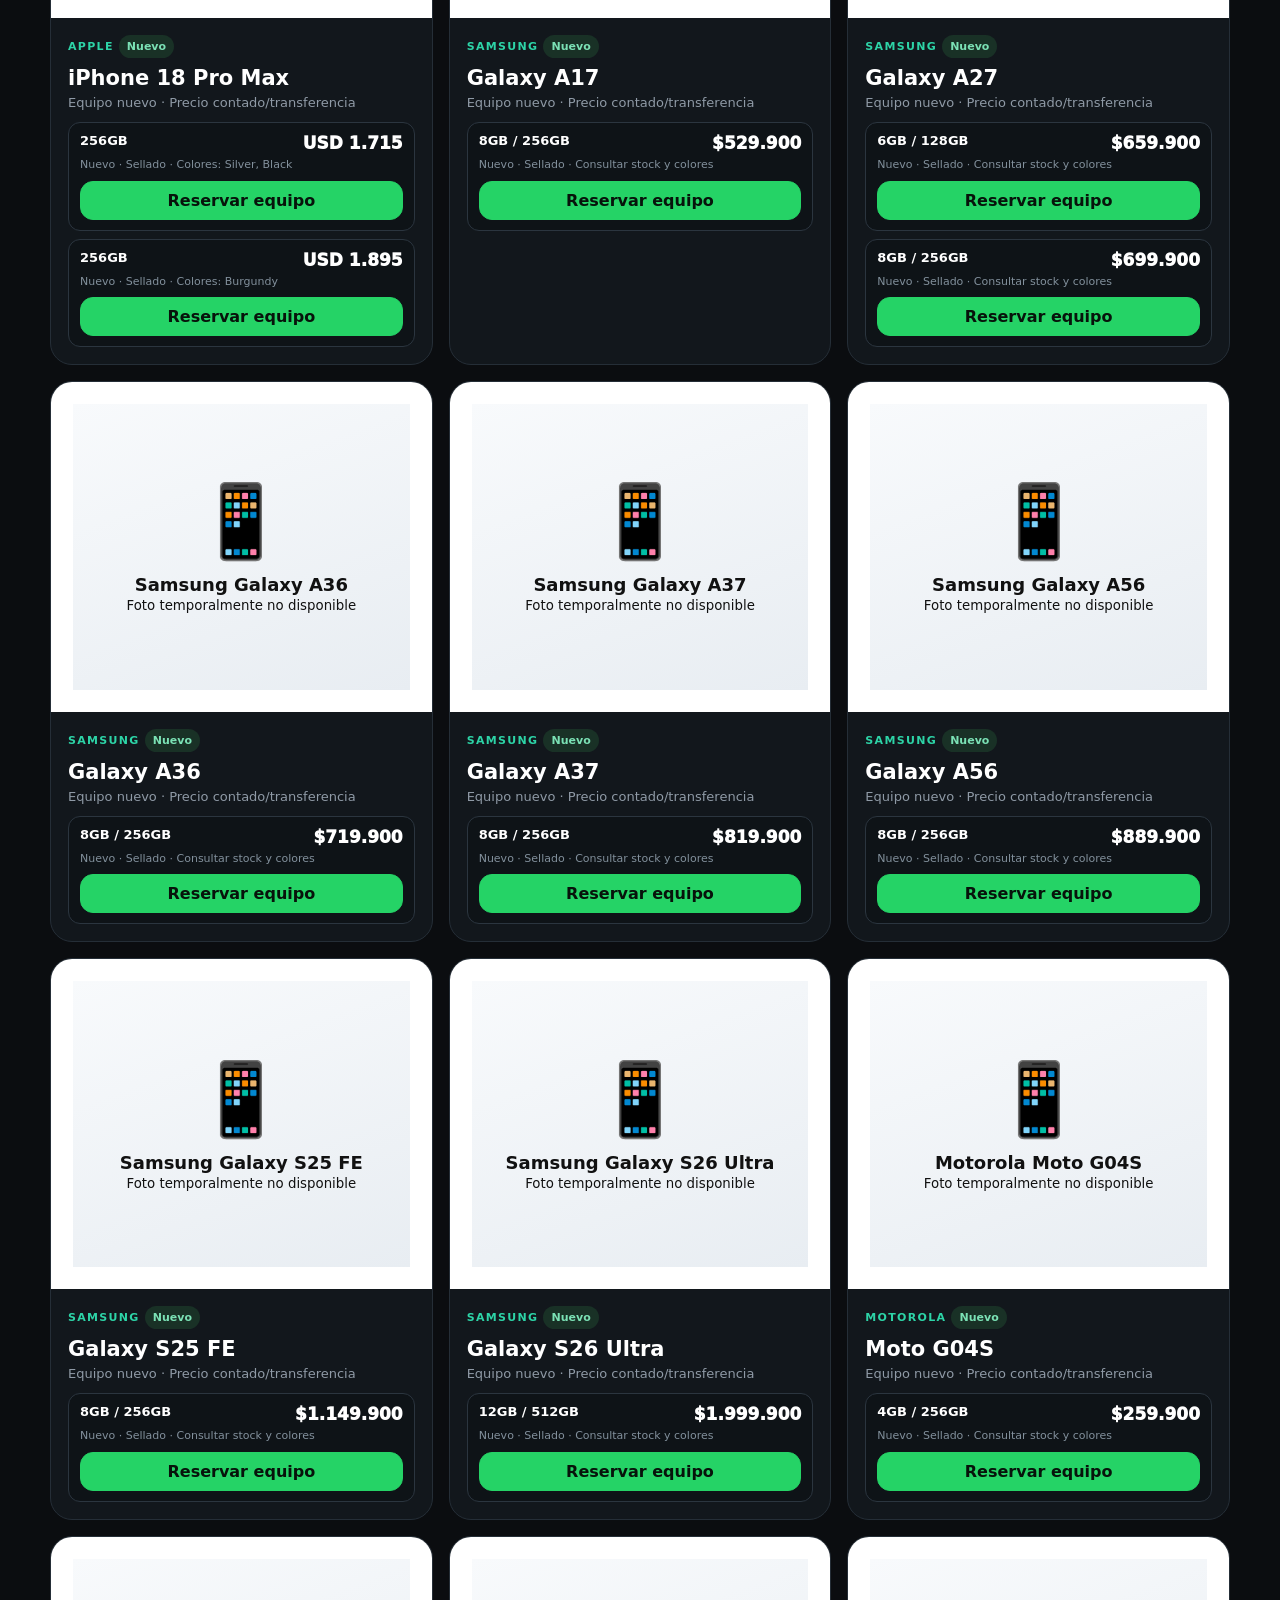
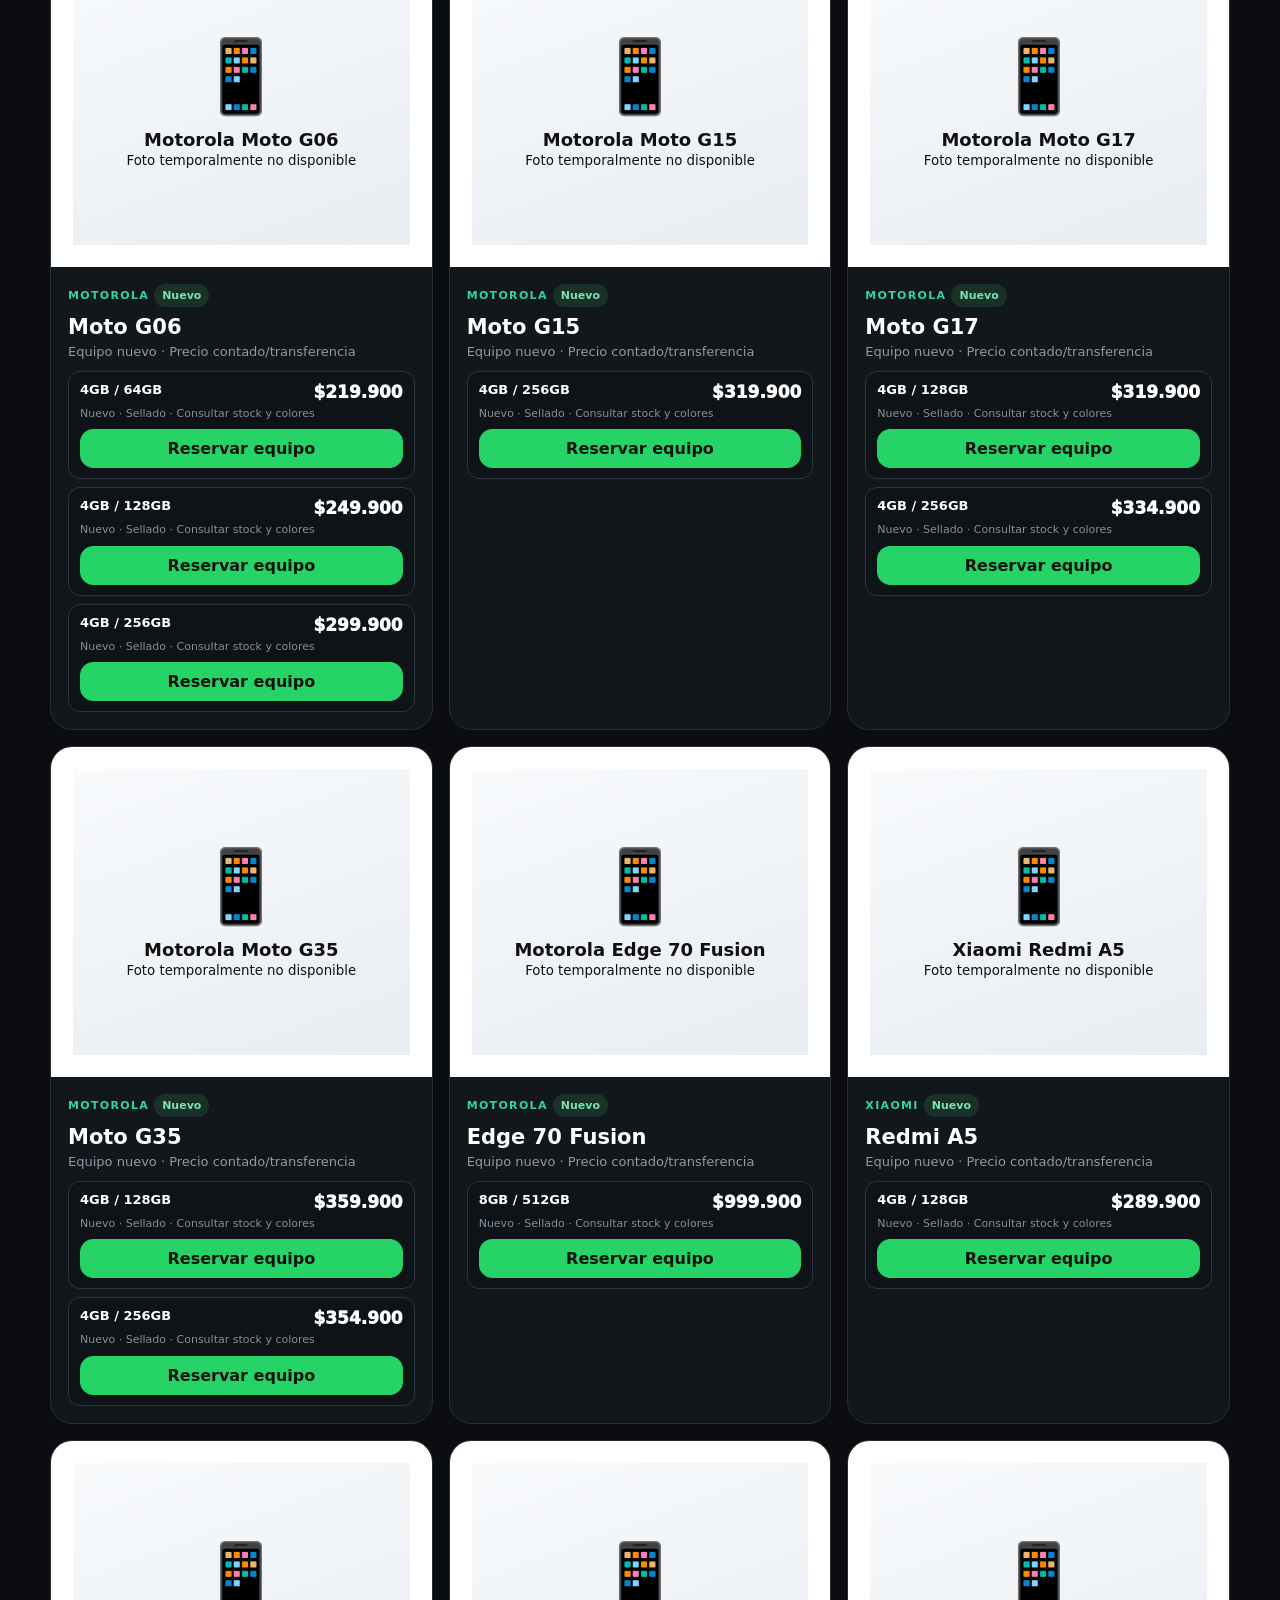
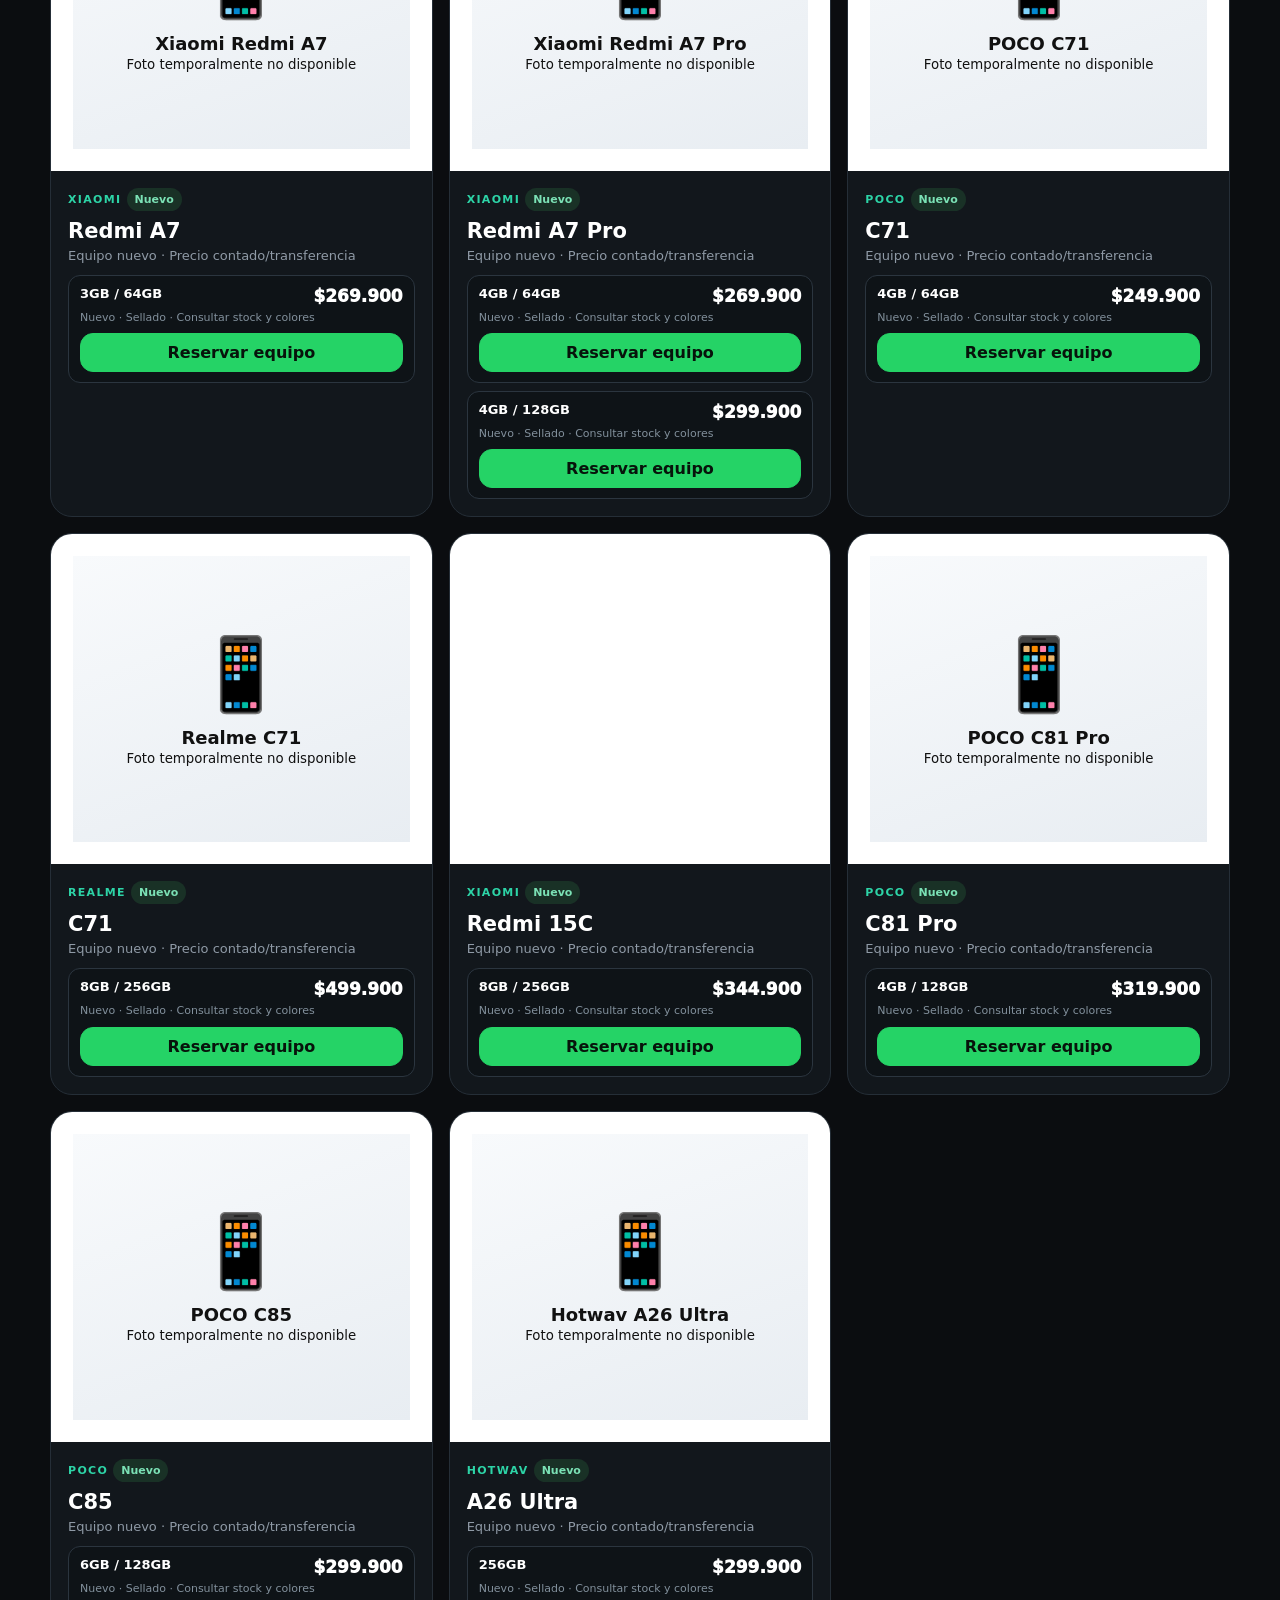
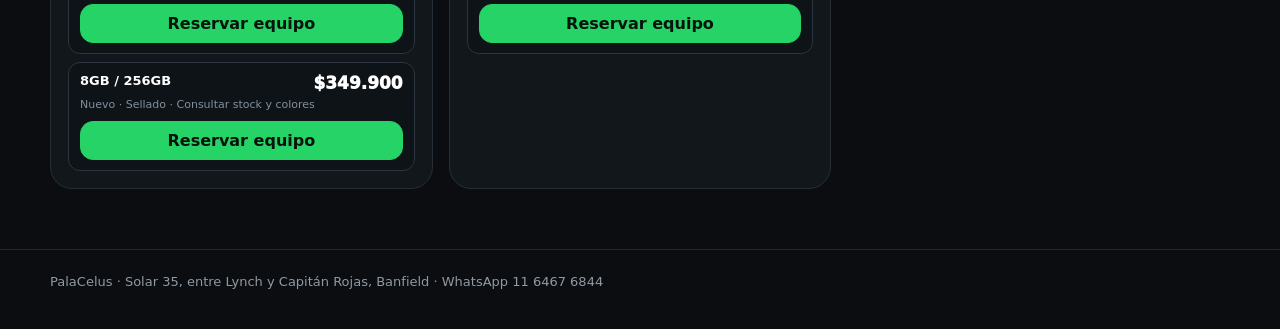
<file: catalogo.html>
<!doctype html>
<html lang="es-AR">
<head>
<meta charset="utf-8"><meta name="viewport" content="width=device-width,initial-scale=1,viewport-fit=cover"><meta name="theme-color" content="#0b0d10">
<title>Catálogo de celulares | PalaCelus</title>
<style>
*{box-sizing:border-box}body{margin:0;background:#0b0d10;color:#fff;font-family:Inter,system-ui,-apple-system,Segoe UI,Roboto,Arial,sans-serif}.wrap{width:min(1180px,calc(100% - 28px));margin:auto}header{position:sticky;top:0;z-index:20;background:rgba(11,13,16,.94);border-bottom:1px solid #222b33}.top{height:68px;display:flex;align-items:center;gap:14px}.brand{font-size:22px;font-weight:900;text-decoration:none;color:#fff}.brand span{color:#2dd4a7}.spacer{flex:1}.btn{border:1px solid #2a333d;background:#151a20;color:#fff;border-radius:13px;padding:11px 14px;text-decoration:none;font-weight:800}.btn.wa{background:#25d366;border-color:#25d366;color:#07130b}.hero{padding:34px 0 16px}.eyebrow{font-size:12px;color:#2dd4a7;font-weight:900;letter-spacing:.14em}.hero h1{font-size:clamp(38px,7vw,64px);line-height:1;margin:10px 0 13px;letter-spacing:-.05em}.hero p{margin:0;color:#a8b3bd;max-width:760px;line-height:1.5}.apple-warranty{margin-top:16px;display:inline-flex;align-items:center;gap:8px;padding:10px 13px;border:1px solid #3c4650;border-radius:999px;background:#151a20;color:#eef3f7;font-size:13px;font-weight:800}.macbar{display:flex;align-items:center;justify-content:space-between;gap:14px;margin:18px 0;padding:16px 18px;border:1px solid #315470;border-radius:18px;background:linear-gradient(160deg,#13202b,#101820)}.macbar strong{font-size:18px}.macbar small{display:block;color:#9db0bf;margin-top:4px}.controls{display:grid;grid-template-columns:1fr 220px;gap:12px;margin:20px 0}.controls input,.controls select{width:100%;padding:13px 14px;border-radius:13px;border:1px solid #2b353f;background:#10151a;color:#fff}.grid{display:grid;grid-template-columns:repeat(3,1fr);gap:16px;padding-bottom:60px}.card{background:#12171c;border:1px solid #252e37;border-radius:22px;overflow:hidden;display:flex;flex-direction:column}.photo{height:330px;background:#fff;display:flex;align-items:center;justify-content:center;padding:22px;overflow:hidden}.photo img{display:block;max-width:100%;max-height:100%;object-fit:contain}.fallback{height:100%;width:100%;display:grid;place-items:center;text-align:center;padding:20px;background:linear-gradient(160deg,#f8fafc,#e8edf2);color:#111}.fallback .phone{font-size:72px}.fallback b{display:block;font-size:18px;margin-top:10px}.body{padding:17px;display:flex;flex-direction:column;flex:1}.brandtag{font-size:11px;text-transform:uppercase;letter-spacing:.12em;color:#2dd4a7;font-weight:900}.badge{display:inline-flex;background:#193126;color:#7be1b5;padding:5px 8px;border-radius:999px;font-size:11px;font-weight:800}.body h2{font-size:21px;margin:8px 0 5px}.sub{font-size:13px;color:#8f9aa6;margin-bottom:12px}.variants{display:grid;gap:8px}.variant{border:1px solid #2b353f;border-radius:12px;padding:10px 11px;background:#0e1317}.variant-top{display:flex;justify-content:space-between;gap:10px}.mem{font-size:13px;font-weight:800}.price{font-size:17px;font-weight:950}.stock{font-size:11px;color:#82909c;margin-top:4px;line-height:1.4}.footer{border-top:1px solid #202932;color:#8e9aa5;padding:24px 0 40px;font-size:13px}@media(max-width:900px){.grid{grid-template-columns:repeat(2,1fr)}}@media(max-width:590px){.grid{grid-template-columns:1fr}.controls{grid-template-columns:1fr}.photo{height:320px}.macbar{align-items:stretch;flex-direction:column}.macbar .btn{text-align:center}.apple-warranty{border-radius:14px}}
</style></head>
<body>
<header><div class="wrap top"><a class="brand" href="/">Pala<span>Celus</span></a><div class="spacer"></div><a class="btn" href="/">← Inicio</a><a class="btn wa" href="https://wa.me/5491164676844?text=Hola%20PalaCelus%2C%20quiero%20consultar%20por%20un%20celular">WhatsApp</a></div></header>
<main class="wrap"><section class="hero"><div class="eyebrow">CELULARES NUEVOS · CATÁLOGO</div><h1>Elegí tu próximo celu.</h1><p>Equipos nuevos y sellados. Consultanos stock y colores disponibles.</p><div class="apple-warranty">🍏 Línea Apple sellada · 1 año de garantía oficial de fábrica</div></section>
<div class="macbar"><div><strong>💻 ¿Buscás una MacBook?</strong><small>Tenemos un catálogo separado con las MacBook Air M5 disponibles.</small></div><a class="btn" href="/macbook.html?v=3">Ver MacBook nuevas →</a></div>
<div class="controls"><input id="q" type="search" placeholder="Buscar modelo..."><select id="brand"><option value="all">Todas las marcas</option><option>Apple</option><option>Samsung</option><option>Motorola</option><option>Xiaomi</option><option>Realme</option><option>POCO</option><option>Hotwav</option></select></div><section id="grid" class="grid"></section></main>
<footer class="footer"><div class="wrap">PalaCelus · Solar 35, entre Lynch y Capitán Rojas, Banfield · WhatsApp 11 6467 6844</div></footer>
<script>
const P=[
{b:'Apple',n:'iPhone 17e',imgs:['https://www.pbtech.co.nz/imgprod/M/P/MPHAPP817400__1.jpg'],v:[['256GB','USD 890','Black, White, Pink']]},
{b:'Apple',n:'iPhone 17 Pro',imgs:['https://img.pccomponentes.com/articles/1098/10982810/6514-apple-iphone-17-pro-512gb-63-oled-super-retina-xdr-5g-dual-sim-camara-48mp-ios-26-naranja-4033784b-27e0-4ef9-8b6b-6b19e5de62af.jpg','https://www.pbtech.co.nz/imgprod/M/P/MPHAPP817212.jpg?h=3366490703'],v:[['512GB','USD 1.490','Orange']]},
{b:'Apple',n:'iPhone 18 Pro',imgs:['https://s.yimg.com/lo/mysterio/api/8e2818e21b2c7f932ad12ccb3e22df7431b9df2d3f41ec7d7207e2633e210959/lightyear_networkapi/resizefill_w1200%3Bquality_80%3Bformat_webp/https%3A/media.zenfs.com/en/gadget_review_articles_822/c11b0845a5478b6d21e6e9054c8614dc.jpg'],v:[['256GB','USD 1.580','Burgundy'],['512GB','USD 1.780','Glacier'],['1TB','USD 2.330','Black']]},
{b:'Apple',n:'iPhone 18 Pro Max',imgs:['https://cdn2.blanxer.com/uploads/682feff88c633f25b4c7ce32/product_image-iphone-18-pro-max-0291.webp'],v:[['256GB','USD 1.715','Silver, Black'],['256GB','USD 1.895','Burgundy']]},
{b:'Samsung',n:'Galaxy A17',imgs:['https://myxprs.com/cdn/shop/files/SamsungGalaxyA174G-8GBRam-256GB_LocalWarranty.png?v=1770814970&width=1000'],v:[['8GB / 256GB','$529.900']]},
{b:'Samsung',n:'Galaxy A27',imgs:['https://www.trippodo.com/1506386-large_default/samsung-galaxy-a27-5g-17-cm-67-sim-doble-android-160-usb-tipo-c-6-gb-128-gb-5000-mah-negro.jpg'],v:[['6GB / 128GB','$659.900'],['8GB / 256GB','$699.900']]},
{b:'Samsung',n:'Galaxy A36',imgs:['https://www.samsung-online.com.ua/uploads/shop/products/large/c_570ff8097d87e03d7fbfa8f95da73655.jpg'],v:[['8GB / 256GB','$719.900']]},
{b:'Samsung',n:'Galaxy A37',imgs:['https://images.migrosone.com/elektronik/product/39188951/39188951_1-0b2606-1650x1650.jpg'],v:[['8GB / 256GB','$819.900']]},
{b:'Samsung',n:'Galaxy A56',imgs:['https://mobileplanet.ua/uploads/product/2025-3-14/samsung-galaxy-a56-5g-8-256gb-awesome-graphite-sm-3387041.webp'],v:[['8GB / 256GB','$889.900']]},
{b:'Samsung',n:'Galaxy S25 FE',imgs:['https://assets.odido.nl/648x648/9e9bf55c29/hc-fg-c_front-back_samsung_galaxy_s25fe_navy_648x648.webp'],v:[['8GB / 256GB','$1.149.900']]},
{b:'Samsung',n:'Galaxy S26 Ultra',imgs:['https://www.electronic4you.si/media/catalog/product/2/7/279026.jpg'],v:[['12GB / 512GB','$1.999.900']]},
{b:'Motorola',n:'Moto G04S',imgs:['https://cdn.awsli.com.br/953/953953/produto/359839162/32c7d79e-3806-4fc1-a5b6-cae0c05d0760-fybrp97fx4.png'],v:[['4GB / 256GB','$259.900']]},
{b:'Motorola',n:'Moto G06',imgs:['https://p4-ofp.static.pub/fes/cms/2025/09/03/94kxwl1lryu7we6adw4g9haothbvmi306839.png'],v:[['4GB / 64GB','$219.900'],['4GB / 128GB','$249.900'],['4GB / 256GB','$299.900']]},
{b:'Motorola',n:'Moto G15',imgs:['https://welectronics.com/images/stories/virtuemart/product/MotorolaMotoG15gray7.jpg'],v:[['4GB / 256GB','$319.900']]},
{b:'Motorola',n:'Moto G17',imgs:['https://brmotorolanew.vtexassets.com/arquivos/ids/177598/MOTOG77_1000X1000PX_01.png?v=639052259631500000'],v:[['4GB / 128GB','$319.900'],['4GB / 256GB','$334.900']]},
{b:'Motorola',n:'Moto G35',imgs:['https://dexon.cl/api/uploads/products/d0875943-738c-4bb5-8104-498e9e5aed08.png'],v:[['4GB / 128GB','$359.900'],['4GB / 256GB','$354.900']]},
{b:'Motorola',n:'Edge 70 Fusion',imgs:['https://www.purepc.pl/image/news/2026/03/02_motorola_edge_70_fusion_smartfon_z_ukladem_snadpragon_7s_gen_3_trafia_na_rynek_w_dwoch_wersjach_z_roznymi_bateriami_2_b.png'],v:[['8GB / 512GB','$999.900']]},
{b:'Xiaomi',n:'Redmi A5',imgs:['https://i.ebayimg.com/images/g/YnAAAeSwY~9od3sQ/s-l1200.webp'],v:[['4GB / 128GB','$289.900']]},
{b:'Xiaomi',n:'Redmi A7',imgs:['https://i02.appmifile.com/651_operator_sg/07/04/2026/6aa38aa548e64f4a58fde08a44f604ef.png','https://rimage.ripley.com.pe/home.ripley/Attachment/MKP/3588/PMP20001499474/full_image-1.jpeg'],v:[['3GB / 64GB','$269.900']]},
{b:'Xiaomi',n:'Redmi A7 Pro',imgs:['https://pcdiga-prod.eu.saleor.cloud/media/thumbnails/products/22_4e2d6ba1_thumbnail_4096.jpg','https://cdn.tet.lv/tetveikals-prd-images/product_popup_image_webp/products/viedtelefons-xiaomi-redmi-a7-pro-blue-mist-1-6a4ccf1c49854.png.webp'],v:[['4GB / 64GB','$269.900'],['4GB / 128GB','$299.900']]},
{b:'POCO',n:'C71',imgs:['https://s3.ap-south-1.amazonaws.com/comparos/uploads/Desert_Gold_d38001cbfe.jpg','https://chobs.mistoremx.com/images/202508/goods_img/0_P_1754093335567.jpg'],v:[['4GB / 64GB','$249.900']]},
{b:'Realme',n:'C71',imgs:['https://media.romapy.com/48034-large_default/cel-realme-c71-rmx5303-8gb256gb-white-swan-br-631011005954.jpg'],v:[['8GB / 256GB','$499.900']]},
{b:'Xiaomi',n:'Redmi 15C',imgs:['/assets/redmi-15c.svg?v=2'],v:[['8GB / 256GB','$344.900']]},
{b:'POCO',n:'C81 Pro',imgs:['https://cdn.antaranews.com/cache/1200x800/2026/04/29/poco-c81-pro-all-color-options-1536x864.jpg'],v:[['4GB / 128GB','$319.900']]},
{b:'POCO',n:'C85',imgs:['https://down-ph.img.susercontent.com/file/ph-11134207-820lg-mp8wr12u2v41d9'],v:[['6GB / 128GB','$299.900'],['8GB / 256GB','$349.900']]},
{b:'Hotwav',n:'A26 Ultra',imgs:['https://www.supergames.com.py/34729-thickbox_default/celular-hotwav-a26-ultra-256gb-3gb-ram-dual-sim-tela-6-75----branco.jpg'],v:[['256GB','$299.900']]}
];
const grid=document.getElementById('grid'),q=document.getElementById('q'),brand=document.getElementById('brand');
function wa(p,mem,price){return 'https://wa.me/5491164676844?text='+encodeURIComponent(`Hola PalaCelus, quería consultar disponibilidad del ${p.b} ${p.n} ${mem} publicado a ${price}.`)}
function imageHTML(p){const list=p.imgs||[];if(!list.length)return `<div class="fallback"><div><div class="phone">📱</div><b>${p.b} ${p.n}</b></div></div>`;const enc=encodeURIComponent(JSON.stringify(list));return `<img src="${list[0]}" alt="${p.b} ${p.n}" loading="lazy" data-list="${enc}" data-i="0" onerror="nextImg(this,'${p.b} ${p.n}')">`}
function nextImg(img,label){const a=JSON.parse(decodeURIComponent(img.dataset.list));let i=Number(img.dataset.i)+1;if(i<a.length){img.dataset.i=i;img.src=a[i]}else{img.parentElement.innerHTML=`<div class="fallback"><div><div class="phone">📱</div><b>${label}</b><small>Foto temporalmente no disponible</small></div></div>`}}
function render(){const text=q.value.trim().toLowerCase(),bf=brand.value;grid.innerHTML='';P.filter(p=>(bf==='all'||p.b===bf)&&(`${p.b} ${p.n}`).toLowerCase().includes(text)).forEach(p=>{const c=document.createElement('article');c.className='card';const vars=p.v.map(x=>`<div class="variant"><div class="variant-top"><span class="mem">${x[0]}</span><span class="price">${x[1]}</span></div><div class="stock">Nuevo · Sellado${x[2]?` · Colores: ${x[2]}`:' · Consultar stock y colores'}</div><div style="margin-top:8px"><a class="btn wa" style="display:block;text-align:center;padding:9px" href="${wa(p,x[0],x[1])}">Reservar equipo</a></div></div>`).join('');c.innerHTML=`<div class="photo">${imageHTML(p)}</div><div class="body"><div><span class="brandtag">${p.b}</span> <span class="badge">Nuevo</span></div><h2>${p.n}</h2><div class="sub">Equipo nuevo · Precio contado/transferencia</div><div class="variants">${vars}</div></div>`;grid.appendChild(c)})}
q.addEventListener('input',render);brand.addEventListener('change',render);render();
</script></body></html>
</file>
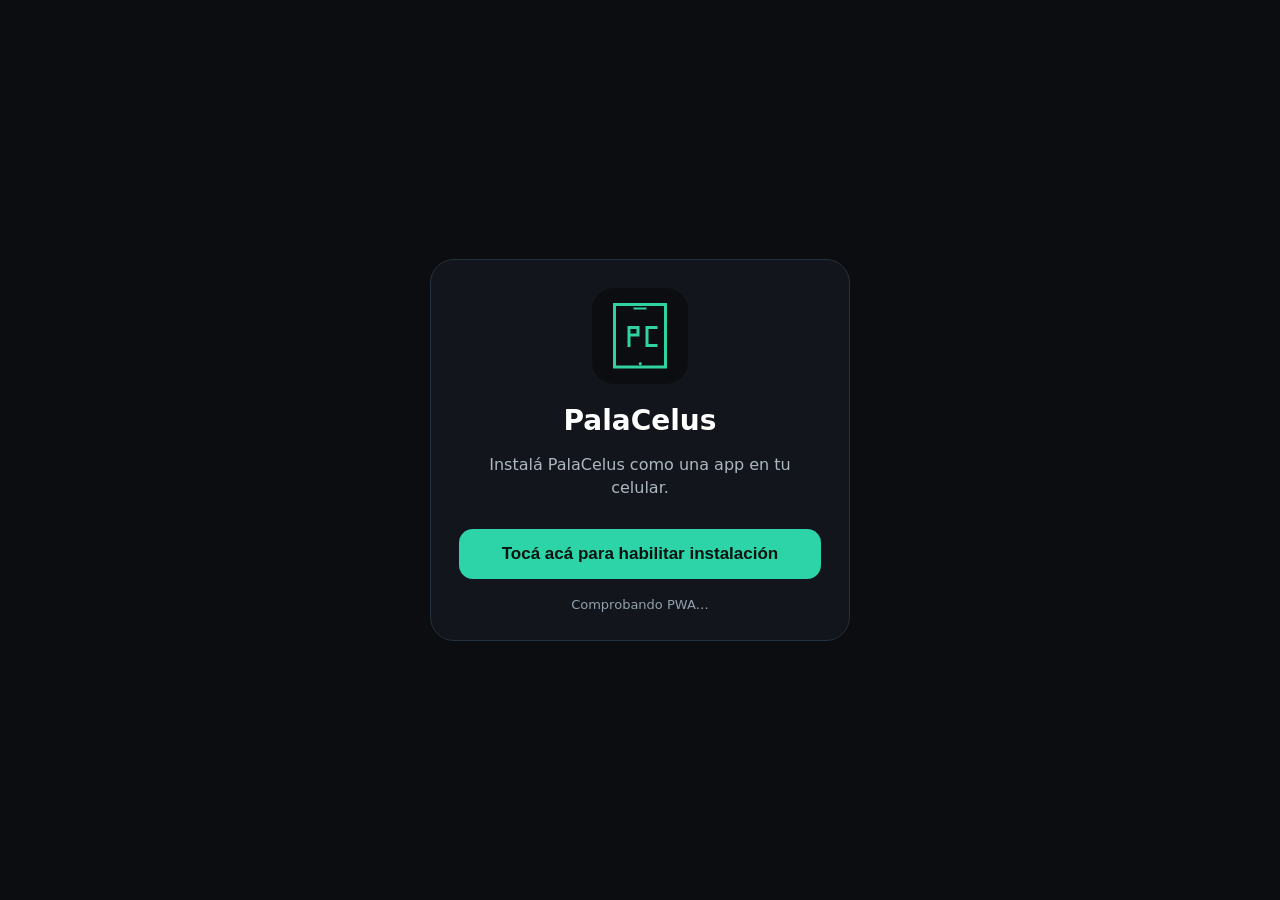
<file: install.html>
<!doctype html>
<html lang="es-AR">
<head>
  <meta charset="utf-8">
  <meta name="viewport" content="width=device-width,initial-scale=1">
  <meta name="theme-color" content="#0b0d10">
  <title>Instalar PalaCelus</title>
  <link rel="manifest" href="/manifest-v2.webmanifest">
  <link rel="icon" href="/pwa-ok-192.png" type="image/png">
  <link rel="apple-touch-icon" href="/pwa-ok-192.png">
  <style>
    body{margin:0;background:#0b0d10;color:#fff;font-family:system-ui,-apple-system,Segoe UI,Roboto,sans-serif;display:grid;place-items:center;min-height:100vh;padding:24px;box-sizing:border-box}
    .card{width:min(420px,100%);background:#12161c;border:1px solid #25303a;border-radius:24px;padding:28px;box-sizing:border-box;text-align:center}
    img{width:96px;height:96px;border-radius:22px;margin-bottom:16px}
    h1{margin:0 0 8px;font-size:28px}
    p{color:#aeb8c2;line-height:1.45}
    button{width:100%;border:0;border-radius:14px;padding:15px 18px;font-size:17px;font-weight:800;background:#2dd4a7;color:#06130f;cursor:pointer;margin-top:14px}
    #status{margin-top:18px;font-size:13px;color:#92a0ad;white-space:pre-line}
    .ok{color:#86efac}
  </style>
</head>
<body>
  <main class="card" id="card">
    <img src="/pwa-ok-192.png" alt="PalaCelus">
    <h1>PalaCelus</h1>
    <p>Instalá PalaCelus como una app en tu celular.</p>
    <button id="installBtn">Tocá acá para habilitar instalación</button>
    <div id="status">Comprobando PWA…</div>
  </main>
  <script>
    let deferredPrompt = null;
    let interacted = false;
    let startedAt = Date.now();
    let timer = null;
    const btn = document.getElementById('installBtn');
    const status = document.getElementById('status');

    async function checks(){
      const lines=[];
      try{
        const r=await fetch('/manifest-v2.webmanifest',{cache:'no-store'});
        lines.push('Manifest: '+(r.ok?'OK':'ERROR '+r.status));
      }catch(e){lines.push('Manifest: ERROR');}
      if('serviceWorker' in navigator){
        try{
          await navigator.serviceWorker.register('/service-worker-v2.js',{scope:'/'});
          await navigator.serviceWorker.ready;
          lines.push('Service worker: OK');
        }catch(e){lines.push('Service worker: ERROR');}
      }else lines.push('Service worker: no compatible');
      lines.push('Chrome necesita 1 toque + ~30 s de uso antes de habilitar el instalador.');
      status.textContent=lines.join('\n');
    }

    function beginEngagement(){
      if(interacted) return;
      interacted = true;
      startedAt = Date.now();
      btn.textContent='Esperando a Chrome…';
      const update=()=>{
        if(deferredPrompt){ clearInterval(timer); return; }
        const elapsed=Math.floor((Date.now()-startedAt)/1000);
        const remain=Math.max(0,30-elapsed);
        btn.textContent = remain>0 ? `Esperando a Chrome… ${remain}s` : 'Chrome está validando…';
        if(remain===0){ status.textContent = status.textContent.replace(/\nEsperá.*$/,'') + '\nYa cumplimos el tiempo mínimo. Si Chrome habilita el evento, el botón cambia solo.'; }
      };
      update();
      timer=setInterval(update,1000);
    }

    window.addEventListener('beforeinstallprompt', e => {
      e.preventDefault();
      deferredPrompt = e;
      if(timer) clearInterval(timer);
      btn.textContent = 'Instalar PalaCelus';
      status.textContent += '\nChrome: LISTA PARA INSTALAR ✓';
    });

    window.addEventListener('appinstalled',()=>{
      btn.textContent='PalaCelus instalada ✓';
      status.textContent+='\nInstalación completada.';
    });

    btn.addEventListener('click', async()=>{
      if(deferredPrompt){
        deferredPrompt.prompt();
        const choice=await deferredPrompt.userChoice;
        status.textContent+='\nResultado: '+choice.outcome;
        deferredPrompt=null;
        return;
      }
      beginEngagement();
    });

    document.getElementById('card').addEventListener('pointerdown',()=>{
      if(!interacted) beginEngagement();
    },{once:true});

    checks();
  </script>
</body>
</html>
</file>
